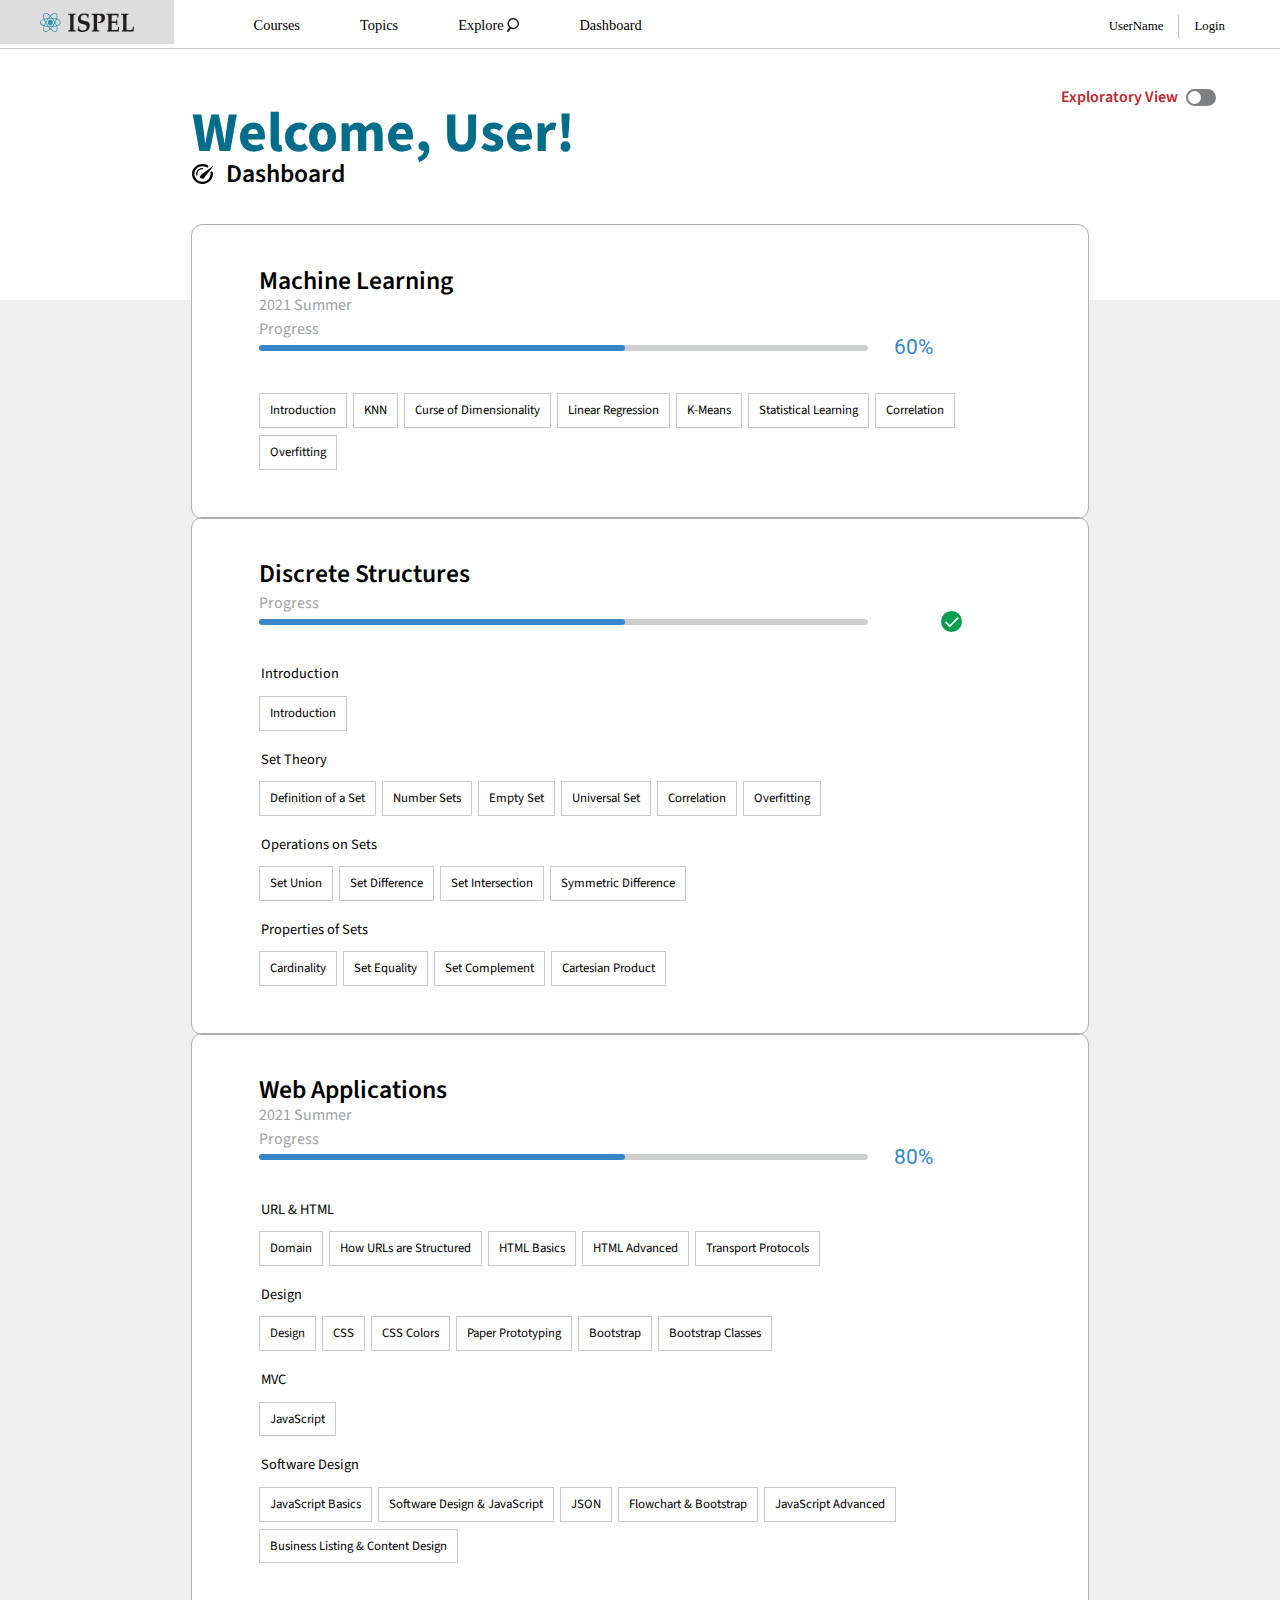
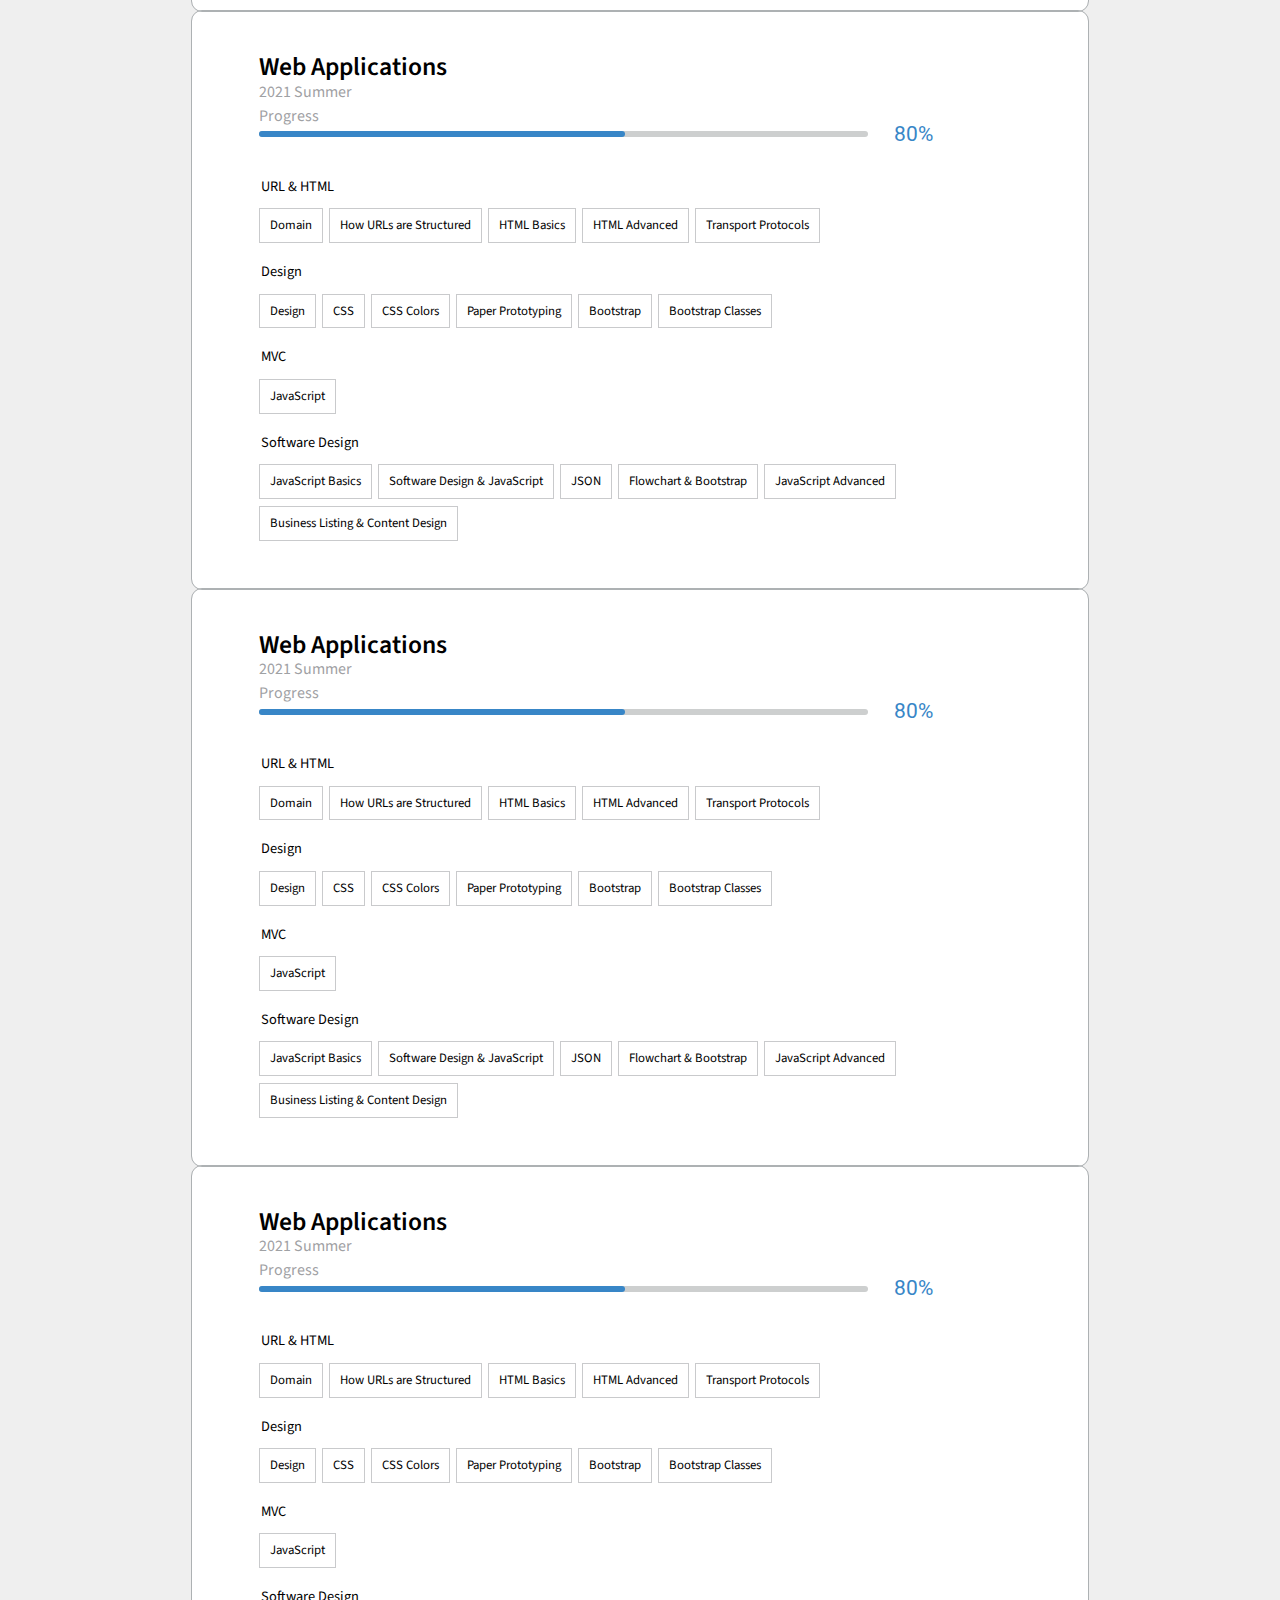
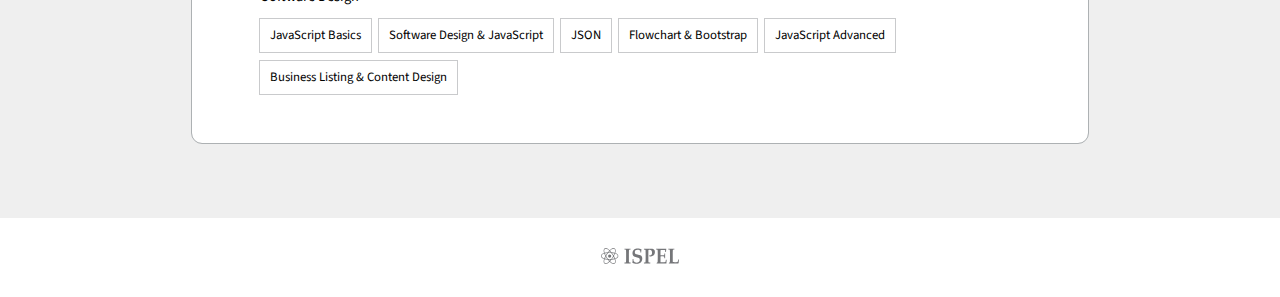
<file: index.html>
<!DOCTYPE html>
<html lang="en">
	<head>
		<meta charset="UTF-8">
		<link rel="preconnect" href="https://fonts.googleapis.com">
		<link rel="preconnect" href="https://fonts.gstatic.com" crossorigin>
		<meta name="viewport" content="width=device-width, initial-scale=1">
		<meta name="viewport" content="width=device-width, initial-scale=1.0">
		<title>Dashboard</title>
		<link rel="stylesheet" href="css/reset.css">
		<link rel="stylesheet" href="css/global_styles.css">
		<link rel="stylesheet" href="css/dashboard/dashboard_styles.css">
	</head>
	<body>

		<nav class="ispel_nav">
			<ul class="ispel_nav_left">
				<li class="ispel_nav_logo"><img src="graphics/ispel_logo.svg" alt="ISPEL Logo"/></li>
				<li class="ispel_nav_item"><a href="#">Courses</a></li>
				<li class="ispel_nav_item"><a href="#">Topics</a></li>
				<li class="ispel_nav_item">
					<a href="#">Explore</a>
					<img class="explore_icon" style="height: 1em" src="graphics/explore_icon.svg" alt="Explore Icon"/>
				</li>
				<li class="ispel_nav_item"><a href="#">Dashboard</a></li>
			</ul>
			<ul class="ispel_nav_right">
				<li class="ispel_nav_item">UserName</li>
				<li class="ispel_nav_item">Login</li>
			</ul>
		</nav>

		<div class="dashboard_main_container">
			<div class="dashboard_container_one">
				<div class="dashboard_exploratory_switch">
					Exploratory View
					<label class="toggle_switch">
					  <input type="checkbox">
					  <span class="slider round"></span>
					</label>
				</div>
				<h1 class="dashboard_title">Welcome, User!</h1>
				<div class="dashboard_subtitle">
					<img class="dashboard_icon" style="height: .8em" src="graphics/dashboard_icon.svg" alt="Dashboard Icon"/>
					Dashboard
				</div>
			</div>
			<div class="dashboard_container_two">

				<div class="dashboard_card_container section group">

					<div class="dashboard_card col span_1_of_3">
						<div class="dashboard_card_inner_container">
							<h3 class="dashboard_card_title">Machine Learning</h3>
							<h4 class="dashboard_card_subtitle">2021 Summer</h4>
							<!-- Progress Bar Goes Here -->
							<div class="dashboard_card_progress">
								<div class="dashboard_card_progress_title">Progress</div>
								<div class="dashboard_card_progress_bar">
									<div class="dashboard_card_progress_bar_inner"></div>
								</div>
								<div class="dashboard_card_progress_figure">60%</div>
							</div>
							<ul class="dashboard_card_topic_list">
								<ul class="dashboard_card_topic_sublist">
									<li class="dashboard_card_topic dashboard_card_topic_incomplete">Introduction</li>
									<li class="dashboard_card_topic dashboard_card_topic_incomplete">KNN</li>
									<li class="dashboard_card_topic dashboard_card_topic_incomplete">Curse of Dimensionality</li>
									<li class="dashboard_card_topic dashboard_card_topic_incomplete">Linear Regression</li>
									<li class="dashboard_card_topic dashboard_card_topic_incomplete">K-Means</li>
									<li class="dashboard_card_topic dashboard_card_topic_incomplete">Statistical Learning</li>
									<li class="dashboard_card_topic dashboard_card_topic_incomplete">Correlation</li>
									<li class="dashboard_card_topic dashboard_card_topic_incomplete">Overfitting</li>
								</ul>
							</ul>
						</div>
					</div>
					<div class="dashboard_card col span_1_of_3">
						<div class="dashboard_card_inner_container">
							<h3 class="dashboard_card_title">Discrete Structures</h3>
							<h4 class="dashboard_card_subtitle"></h4>
							<!-- Progress Bar Goes Here -->
							<div class="dashboard_card_progress">
								<div class="dashboard_card_progress_title">Progress</div>
								<div class="dashboard_card_progress_bar">
									<div class="dashboard_card_progress_bar_inner"></div>
								</div>
								<div class="dashboard_card_progress_figure">
									<img src="graphics/complete_checkmark.svg" style="height: 1em" alt="Complete Checkmark"/>
								</div>
							</div>
							<ul class="dashboard_card_topic_list">
								<h4 class="dashboard_topic_header">Introduction</h4>
								<ul class="dashboard_card_topic_sublist">
									<li class="dashboard_card_topic dashboard_card_topic_incomplete">Introduction</li>
								</ul>
								<h4 class="dashboard_topic_header">Set Theory</h4>
								<ul class="dashboard_card_topic_sublist">
									<li class="dashboard_card_topic dashboard_card_topic_incomplete">Definition of a Set</li>
									<li class="dashboard_card_topic dashboard_card_topic_incomplete">Number Sets</li>
									<li class="dashboard_card_topic dashboard_card_topic_incomplete">Empty Set</li>
									<li class="dashboard_card_topic dashboard_card_topic_incomplete">Universal Set</li>
									<li class="dashboard_card_topic dashboard_card_topic_incomplete">Correlation</li>
									<li class="dashboard_card_topic dashboard_card_topic_incomplete">Overfitting</li>
								</ul>
								<h4 class="dashboard_topic_header">Operations on Sets</h4>
								<ul class="dashboard_card_topic_sublist">
									<li class="dashboard_card_topic dashboard_card_topic_incomplete">Set Union</li>
									<li class="dashboard_card_topic dashboard_card_topic_incomplete">Set Difference</li>
									<li class="dashboard_card_topic dashboard_card_topic_incomplete">Set Intersection</li>
									<li class="dashboard_card_topic dashboard_card_topic_incomplete">Symmetric Difference</li>
								</ul>
								<h4 class="dashboard_topic_header">Properties of Sets</h4>
								<ul class="dashboard_card_topic_sublist">
									<li class="dashboard_card_topic dashboard_card_topic_incomplete">Cardinality</li>
									<li class="dashboard_card_topic dashboard_card_topic_incomplete">Set Equality</li>
									<li class="dashboard_card_topic dashboard_card_topic_incomplete">Set Complement</li>
									<li class="dashboard_card_topic dashboard_card_topic_incomplete">Cartesian Product</li>
								</ul>
							</ul>
						</div>
					</div>
					<div class="dashboard_card col span_1_of_3">
						<div class="dashboard_card_inner_container">
							<h3 class="dashboard_card_title">Web Applications</h3>
							<h4 class="dashboard_card_subtitle">2021 Summer</h4>
							<!-- Progress Bar Goes Here -->
							<div class="dashboard_card_progress">
								<div class="dashboard_card_progress_title">Progress</div>
								<div class="dashboard_card_progress_bar">
									<div class="dashboard_card_progress_bar_inner"></div>
								</div>
								<div class="dashboard_card_progress_figure">80%</div>
							</div>
							<ul class="dashboard_card_topic_list">
								<h4 class="dashboard_topic_header">URL & HTML</h4>
								<ul class="dashboard_card_topic_sublist">
									<li class="dashboard_card_topic dashboard_card_topic_incomplete">Domain</li>
									<li class="dashboard_card_topic dashboard_card_topic_incomplete">How URLs are Structured</li>
									<li class="dashboard_card_topic dashboard_card_topic_incomplete">HTML Basics</li>
									<li class="dashboard_card_topic dashboard_card_topic_incomplete">HTML Advanced</li>
									<li class="dashboard_card_topic dashboard_card_topic_incomplete">Transport Protocols</li>
								</ul>
								<h4 class="dashboard_topic_header">Design</h4>
								<ul class="dashboard_card_topic_sublist">
									<li class="dashboard_card_topic dashboard_card_topic_incomplete">Design</li>
									<li class="dashboard_card_topic dashboard_card_topic_incomplete">CSS</li>
									<li class="dashboard_card_topic dashboard_card_topic_incomplete">CSS Colors</li>
									<li class="dashboard_card_topic dashboard_card_topic_incomplete">Paper Prototyping</li>
									<li class="dashboard_card_topic dashboard_card_topic_incomplete">Bootstrap</li>
									<li class="dashboard_card_topic dashboard_card_topic_incomplete">Bootstrap Classes</li>
								</ul>
								<h4 class="dashboard_topic_header">MVC</h4>
								<ul class="dashboard_card_topic_sublist">
									<li class="dashboard_card_topic dashboard_card_topic_incomplete">JavaScript</li>
								</ul>
								<h4 class="dashboard_topic_header">Software Design</h4>
								<ul class="dashboard_card_topic_sublist">
									<li class="dashboard_card_topic dashboard_card_topic_incomplete">JavaScript Basics</li>
									<li class="dashboard_card_topic dashboard_card_topic_incomplete">Software Design & JavaScript</li>
									<li class="dashboard_card_topic dashboard_card_topic_incomplete">JSON</li>
									<li class="dashboard_card_topic dashboard_card_topic_incomplete">Flowchart & Bootstrap</li>
									<li class="dashboard_card_topic dashboard_card_topic_incomplete">JavaScript Advanced</li>
									<li class="dashboard_card_topic dashboard_card_topic_incomplete">Business Listing & Content Design</li>
								</ul>
							</ul>
						</div>
					</div>
					<div class="dashboard_card col span_1_of_3">
						<div class="dashboard_card_inner_container">
							<h3 class="dashboard_card_title">Web Applications</h3>
							<h4 class="dashboard_card_subtitle">2021 Summer</h4>
							<!-- Progress Bar Goes Here -->
							<div class="dashboard_card_progress">
								<div class="dashboard_card_progress_title">Progress</div>
								<div class="dashboard_card_progress_bar">
									<div class="dashboard_card_progress_bar_inner"></div>
								</div>
								<div class="dashboard_card_progress_figure">80%</div>
							</div>
							<ul class="dashboard_card_topic_list">
								<h4 class="dashboard_topic_header">URL & HTML</h4>
								<ul class="dashboard_card_topic_sublist">
									<li class="dashboard_card_topic dashboard_card_topic_incomplete">Domain</li>
									<li class="dashboard_card_topic dashboard_card_topic_incomplete">How URLs are Structured</li>
									<li class="dashboard_card_topic dashboard_card_topic_incomplete">HTML Basics</li>
									<li class="dashboard_card_topic dashboard_card_topic_incomplete">HTML Advanced</li>
									<li class="dashboard_card_topic dashboard_card_topic_incomplete">Transport Protocols</li>
								</ul>
								<h4 class="dashboard_topic_header">Design</h4>
								<ul class="dashboard_card_topic_sublist">
									<li class="dashboard_card_topic dashboard_card_topic_incomplete">Design</li>
									<li class="dashboard_card_topic dashboard_card_topic_incomplete">CSS</li>
									<li class="dashboard_card_topic dashboard_card_topic_incomplete">CSS Colors</li>
									<li class="dashboard_card_topic dashboard_card_topic_incomplete">Paper Prototyping</li>
									<li class="dashboard_card_topic dashboard_card_topic_incomplete">Bootstrap</li>
									<li class="dashboard_card_topic dashboard_card_topic_incomplete">Bootstrap Classes</li>
								</ul>
								<h4 class="dashboard_topic_header">MVC</h4>
								<ul class="dashboard_card_topic_sublist">
									<li class="dashboard_card_topic dashboard_card_topic_incomplete">JavaScript</li>
								</ul>
								<h4 class="dashboard_topic_header">Software Design</h4>
								<ul class="dashboard_card_topic_sublist">
									<li class="dashboard_card_topic dashboard_card_topic_incomplete">JavaScript Basics</li>
									<li class="dashboard_card_topic dashboard_card_topic_incomplete">Software Design & JavaScript</li>
									<li class="dashboard_card_topic dashboard_card_topic_incomplete">JSON</li>
									<li class="dashboard_card_topic dashboard_card_topic_incomplete">Flowchart & Bootstrap</li>
									<li class="dashboard_card_topic dashboard_card_topic_incomplete">JavaScript Advanced</li>
									<li class="dashboard_card_topic dashboard_card_topic_incomplete">Business Listing & Content Design</li>
								</ul>
							</ul>
						</div>
					</div>
					<div class="dashboard_card col span_1_of_3">
						<div class="dashboard_card_inner_container">
							<h3 class="dashboard_card_title">Web Applications</h3>
							<h4 class="dashboard_card_subtitle">2021 Summer</h4>
							<!-- Progress Bar Goes Here -->
							<div class="dashboard_card_progress">
								<div class="dashboard_card_progress_title">Progress</div>
								<div class="dashboard_card_progress_bar">
									<div class="dashboard_card_progress_bar_inner"></div>
								</div>
								<div class="dashboard_card_progress_figure">80%</div>
							</div>
							<ul class="dashboard_card_topic_list">
								<h4 class="dashboard_topic_header">URL & HTML</h4>
								<ul class="dashboard_card_topic_sublist">
									<li class="dashboard_card_topic dashboard_card_topic_incomplete">Domain</li>
									<li class="dashboard_card_topic dashboard_card_topic_incomplete">How URLs are Structured</li>
									<li class="dashboard_card_topic dashboard_card_topic_incomplete">HTML Basics</li>
									<li class="dashboard_card_topic dashboard_card_topic_incomplete">HTML Advanced</li>
									<li class="dashboard_card_topic dashboard_card_topic_incomplete">Transport Protocols</li>
								</ul>
								<h4 class="dashboard_topic_header">Design</h4>
								<ul class="dashboard_card_topic_sublist">
									<li class="dashboard_card_topic dashboard_card_topic_incomplete">Design</li>
									<li class="dashboard_card_topic dashboard_card_topic_incomplete">CSS</li>
									<li class="dashboard_card_topic dashboard_card_topic_incomplete">CSS Colors</li>
									<li class="dashboard_card_topic dashboard_card_topic_incomplete">Paper Prototyping</li>
									<li class="dashboard_card_topic dashboard_card_topic_incomplete">Bootstrap</li>
									<li class="dashboard_card_topic dashboard_card_topic_incomplete">Bootstrap Classes</li>
								</ul>
								<h4 class="dashboard_topic_header">MVC</h4>
								<ul class="dashboard_card_topic_sublist">
									<li class="dashboard_card_topic dashboard_card_topic_incomplete">JavaScript</li>
								</ul>
								<h4 class="dashboard_topic_header">Software Design</h4>
								<ul class="dashboard_card_topic_sublist">
									<li class="dashboard_card_topic dashboard_card_topic_incomplete">JavaScript Basics</li>
									<li class="dashboard_card_topic dashboard_card_topic_incomplete">Software Design & JavaScript</li>
									<li class="dashboard_card_topic dashboard_card_topic_incomplete">JSON</li>
									<li class="dashboard_card_topic dashboard_card_topic_incomplete">Flowchart & Bootstrap</li>
									<li class="dashboard_card_topic dashboard_card_topic_incomplete">JavaScript Advanced</li>
									<li class="dashboard_card_topic dashboard_card_topic_incomplete">Business Listing & Content Design</li>
								</ul>
							</ul>
						</div>
					</div>
					<div class="dashboard_card col span_1_of_3">
						<div class="dashboard_card_inner_container">
							<h3 class="dashboard_card_title">Web Applications</h3>
							<h4 class="dashboard_card_subtitle">2021 Summer</h4>
							<!-- Progress Bar Goes Here -->
							<div class="dashboard_card_progress">
								<div class="dashboard_card_progress_title">Progress</div>
								<div class="dashboard_card_progress_bar">
									<div class="dashboard_card_progress_bar_inner"></div>
								</div>
								<div class="dashboard_card_progress_figure">80%</div>
							</div>
							<ul class="dashboard_card_topic_list">
								<h4 class="dashboard_topic_header">URL & HTML</h4>
								<ul class="dashboard_card_topic_sublist">
									<li class="dashboard_card_topic dashboard_card_topic_incomplete">Domain</li>
									<li class="dashboard_card_topic dashboard_card_topic_incomplete">How URLs are Structured</li>
									<li class="dashboard_card_topic dashboard_card_topic_incomplete">HTML Basics</li>
									<li class="dashboard_card_topic dashboard_card_topic_incomplete">HTML Advanced</li>
									<li class="dashboard_card_topic dashboard_card_topic_incomplete">Transport Protocols</li>
								</ul>
								<h4 class="dashboard_topic_header">Design</h4>
								<ul class="dashboard_card_topic_sublist">
									<li class="dashboard_card_topic dashboard_card_topic_incomplete">Design</li>
									<li class="dashboard_card_topic dashboard_card_topic_incomplete">CSS</li>
									<li class="dashboard_card_topic dashboard_card_topic_incomplete">CSS Colors</li>
									<li class="dashboard_card_topic dashboard_card_topic_incomplete">Paper Prototyping</li>
									<li class="dashboard_card_topic dashboard_card_topic_incomplete">Bootstrap</li>
									<li class="dashboard_card_topic dashboard_card_topic_incomplete">Bootstrap Classes</li>
								</ul>
								<h4 class="dashboard_topic_header">MVC</h4>
								<ul class="dashboard_card_topic_sublist">
									<li class="dashboard_card_topic dashboard_card_topic_incomplete">JavaScript</li>
								</ul>
								<h4 class="dashboard_topic_header">Software Design</h4>
								<ul class="dashboard_card_topic_sublist">
									<li class="dashboard_card_topic dashboard_card_topic_incomplete">JavaScript Basics</li>
									<li class="dashboard_card_topic dashboard_card_topic_incomplete">Software Design & JavaScript</li>
									<li class="dashboard_card_topic dashboard_card_topic_incomplete">JSON</li>
									<li class="dashboard_card_topic dashboard_card_topic_incomplete">Flowchart & Bootstrap</li>
									<li class="dashboard_card_topic dashboard_card_topic_incomplete">JavaScript Advanced</li>
									<li class="dashboard_card_topic dashboard_card_topic_incomplete">Business Listing & Content Design</li>
								</ul>
							</ul>
						</div>
					</div>

				</div>

			</div>
		</div>

	<footer>
		<ul class="footer_list">
			<li><img src="graphics/ispel_logo_greyscale.svg" style="height: 1em" alt="ISPEL Logo"/></li>
		</ul>
	</footer>

	</body>
	<script src="https://cdnjs.cloudflare.com/ajax/libs/jquery/3.6.4/jquery.min.js"></script>
	<script src="./js/masonry.js"></script>
	<script src="./js/dashboard_scripts.js"></script>
</html>
</file>
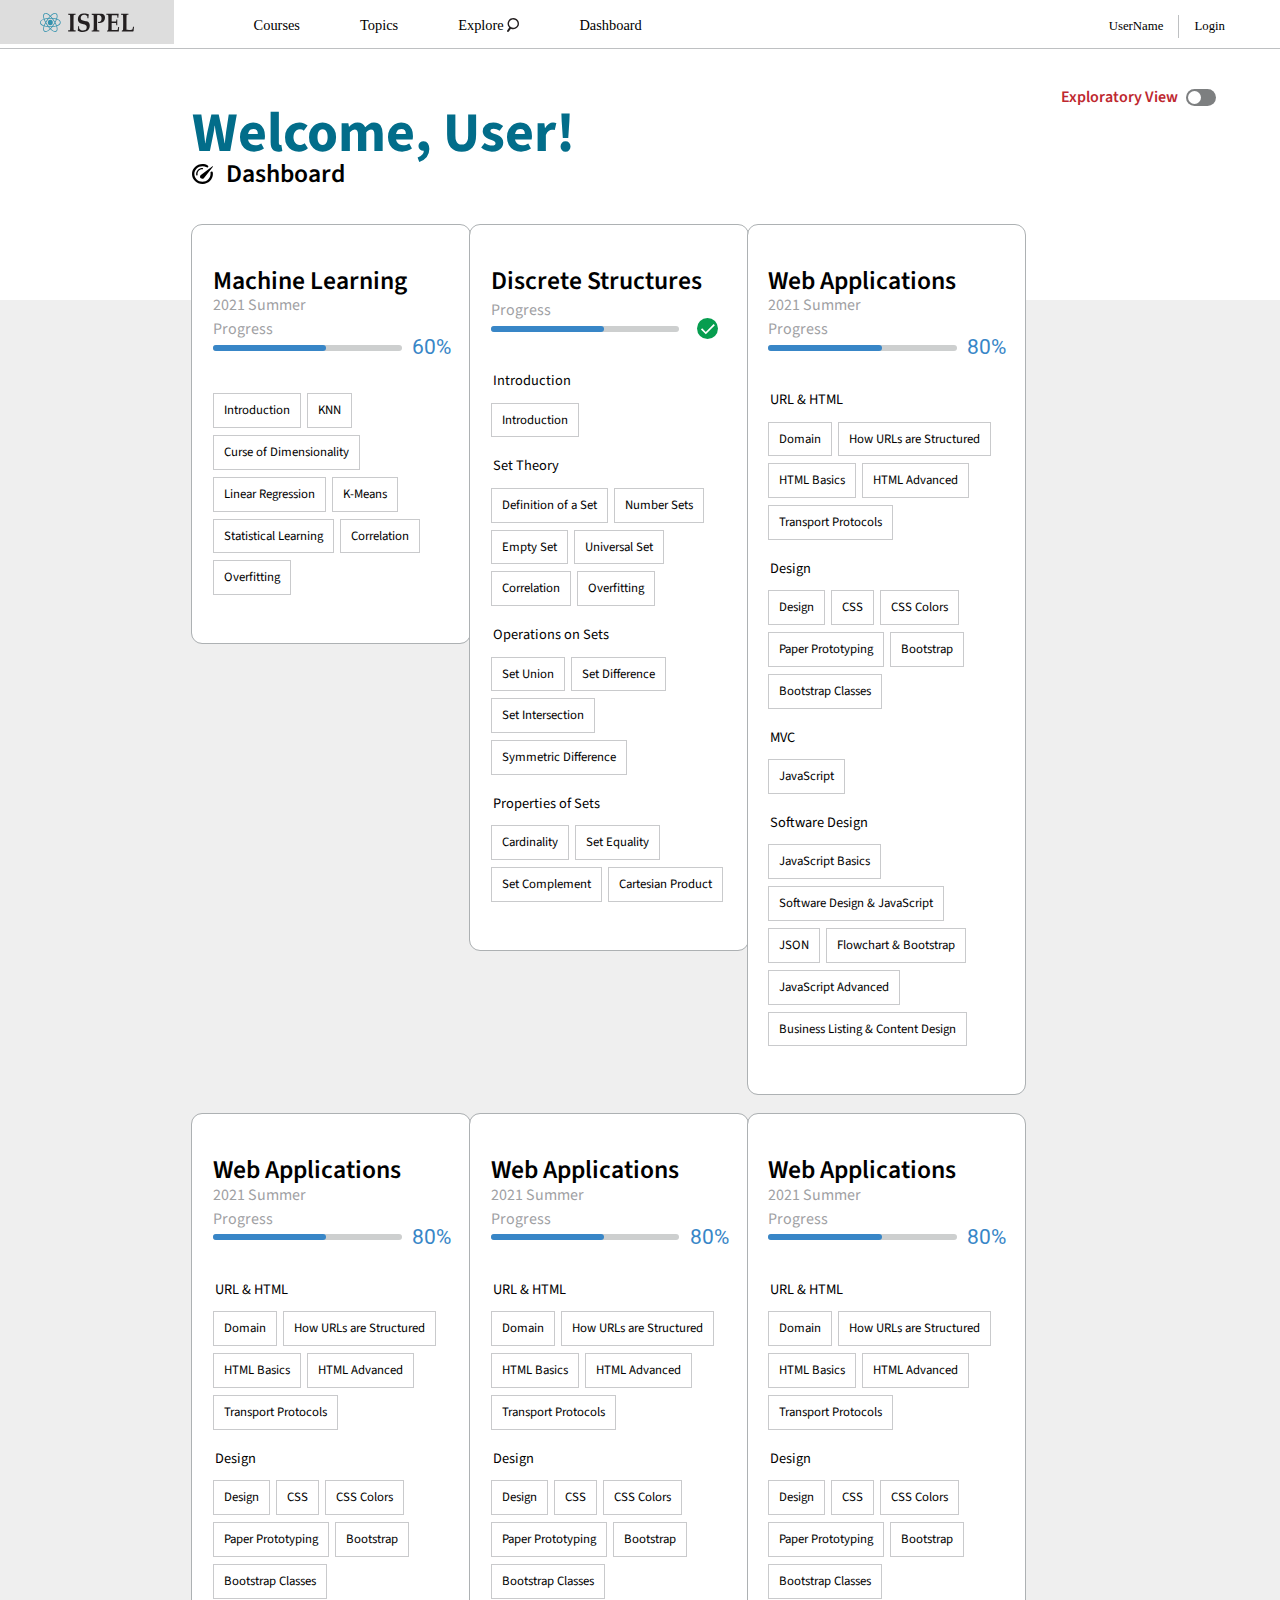
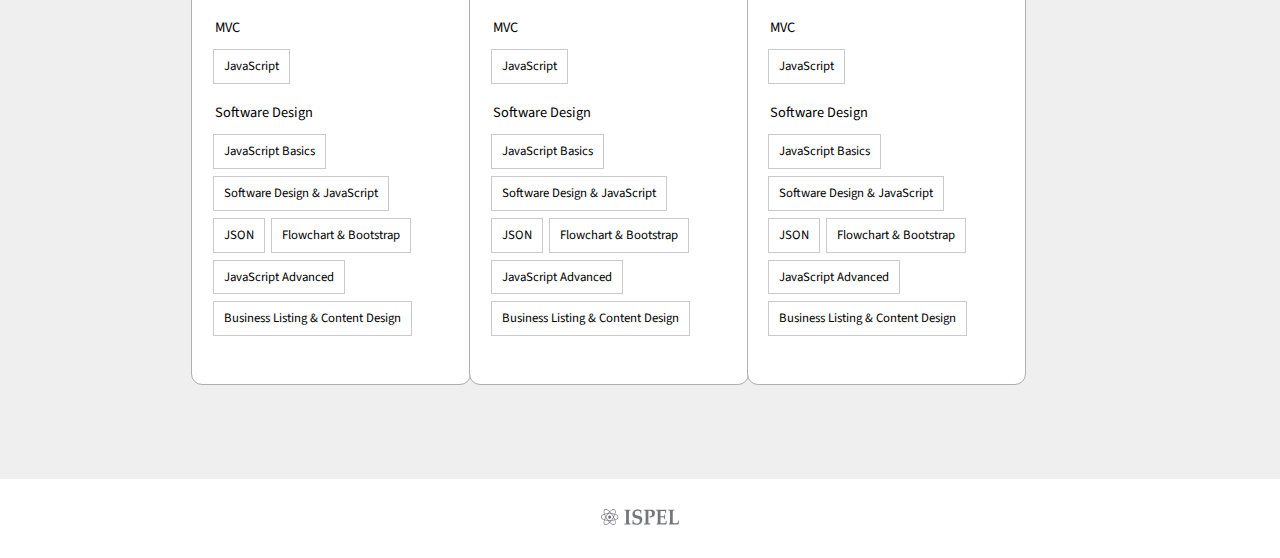
<file: dashboard.html>
<!DOCTYPE html>
<html lang="en">
	<head>
		<meta charset="UTF-8">
		<link rel="preconnect" href="https://fonts.googleapis.com">
		<link rel="preconnect" href="https://fonts.gstatic.com" crossorigin>
		<meta name="viewport" content="width=device-width, initial-scale=1">
		<meta name="viewport" content="width=device-width, initial-scale=1.0">
		<title>Dashboard</title>
		<link rel="stylesheet" href="css/reset.css">
		<link rel="stylesheet" href="css/global_styles.css">
		<link rel="stylesheet" href="css/dashboard/dashboard_styles.css">
	</head>
	<body>

		<nav class="ispel_nav">
			<ul class="ispel_nav_left">
				<li class="ispel_nav_logo"><img src="graphics/ispel_logo.svg" alt="ISPEL Logo"/></li>
				<li class="ispel_nav_item"><a href="#">Courses</a></li>
				<li class="ispel_nav_item"><a href="#">Topics</a></li>
				<li class="ispel_nav_item">
					<a href="#">Explore</a>
					<img class="explore_icon" style="height: 1em" src="graphics/explore_icon.svg" alt="Explore Icon"/>
				</li>
				<li class="ispel_nav_item"><a href="#">Dashboard</a></li>
			</ul>
			<ul class="ispel_nav_right">
				<li class="ispel_nav_item">UserName</li>
				<li class="ispel_nav_item">Login</li>
			</ul>
		</nav>

		<div class="dashboard_main_container">
			<div class="dashboard_container_one">
				<div class="dashboard_exploratory_switch">
					Exploratory View
					<label class="toggle_switch">
					  <input type="checkbox">
					  <span class="slider round"></span>
					</label>
				</div>
				<h1 class="dashboard_title">Welcome, User!</h1>
				<div class="dashboard_subtitle">
					<img class="dashboard_icon" style="height: .8em" src="graphics/dashboard_icon.svg" alt="Dashboard Icon"/>
					Dashboard
				</div>
			</div>
			<div class="dashboard_container_two">

				<div class="dashboard_card_container grid">

					<div class="grid-item dashboard_card">
						<div class="dashboard_card_inner_container">
							<h3 class="dashboard_card_title">Machine Learning</h3>
							<h4 class="dashboard_card_subtitle">2021 Summer</h4>
							<!-- Progress Bar Goes Here -->
							<div class="dashboard_card_progress">
								<div class="dashboard_card_progress_title">Progress</div>
								<div class="dashboard_card_progress_bar">
									<div class="dashboard_card_progress_bar_inner"></div>
								</div>
								<div class="dashboard_card_progress_figure">60%</div>
							</div>
							<ul class="dashboard_card_topic_list">
								<ul class="dashboard_card_topic_sublist">
									<li class="dashboard_card_topic dashboard_card_topic_incomplete">Introduction</li>
									<li class="dashboard_card_topic dashboard_card_topic_incomplete">KNN</li>
									<li class="dashboard_card_topic dashboard_card_topic_incomplete">Curse of Dimensionality</li>
									<li class="dashboard_card_topic dashboard_card_topic_incomplete">Linear Regression</li>
									<li class="dashboard_card_topic dashboard_card_topic_incomplete">K-Means</li>
									<li class="dashboard_card_topic dashboard_card_topic_incomplete">Statistical Learning</li>
									<li class="dashboard_card_topic dashboard_card_topic_incomplete">Correlation</li>
									<li class="dashboard_card_topic dashboard_card_topic_incomplete">Overfitting</li>
								</ul>
							</ul>
						</div>
					</div>
					<div class="grid-item dashboard_card">
						<div class="dashboard_card_inner_container">
							<h3 class="dashboard_card_title">Discrete Structures</h3>
							<h4 class="dashboard_card_subtitle"></h4>
							<!-- Progress Bar Goes Here -->
							<div class="dashboard_card_progress">
								<div class="dashboard_card_progress_title">Progress</div>
								<div class="dashboard_card_progress_bar">
									<div class="dashboard_card_progress_bar_inner"></div>
								</div>
								<div class="dashboard_card_progress_figure">
									<img src="graphics/complete_checkmark.svg" style="height: 1em" alt="Complete Checkmark"/>
								</div>
							</div>
							<ul class="dashboard_card_topic_list">
								<h4 class="dashboard_topic_header">Introduction</h4>
								<ul class="dashboard_card_topic_sublist">
									<li class="dashboard_card_topic dashboard_card_topic_incomplete">Introduction</li>
								</ul>
								<h4 class="dashboard_topic_header">Set Theory</h4>
								<ul class="dashboard_card_topic_sublist">
									<li class="dashboard_card_topic dashboard_card_topic_incomplete">Definition of a Set</li>
									<li class="dashboard_card_topic dashboard_card_topic_incomplete">Number Sets</li>
									<li class="dashboard_card_topic dashboard_card_topic_incomplete">Empty Set</li>
									<li class="dashboard_card_topic dashboard_card_topic_incomplete">Universal Set</li>
									<li class="dashboard_card_topic dashboard_card_topic_incomplete">Correlation</li>
									<li class="dashboard_card_topic dashboard_card_topic_incomplete">Overfitting</li>
								</ul>
								<h4 class="dashboard_topic_header">Operations on Sets</h4>
								<ul class="dashboard_card_topic_sublist">
									<li class="dashboard_card_topic dashboard_card_topic_incomplete">Set Union</li>
									<li class="dashboard_card_topic dashboard_card_topic_incomplete">Set Difference</li>
									<li class="dashboard_card_topic dashboard_card_topic_incomplete">Set Intersection</li>
									<li class="dashboard_card_topic dashboard_card_topic_incomplete">Symmetric Difference</li>
								</ul>
								<h4 class="dashboard_topic_header">Properties of Sets</h4>
								<ul class="dashboard_card_topic_sublist">
									<li class="dashboard_card_topic dashboard_card_topic_incomplete">Cardinality</li>
									<li class="dashboard_card_topic dashboard_card_topic_incomplete">Set Equality</li>
									<li class="dashboard_card_topic dashboard_card_topic_incomplete">Set Complement</li>
									<li class="dashboard_card_topic dashboard_card_topic_incomplete">Cartesian Product</li>
								</ul>
							</ul>
						</div>
					</div>
					<div class="grid-item dashboard_card">
						<div class="dashboard_card_inner_container">
							<h3 class="dashboard_card_title">Web Applications</h3>
							<h4 class="dashboard_card_subtitle">2021 Summer</h4>
							<!-- Progress Bar Goes Here -->
							<div class="dashboard_card_progress">
								<div class="dashboard_card_progress_title">Progress</div>
								<div class="dashboard_card_progress_bar">
									<div class="dashboard_card_progress_bar_inner"></div>
								</div>
								<div class="dashboard_card_progress_figure">80%</div>
							</div>
							<ul class="dashboard_card_topic_list">
								<h4 class="dashboard_topic_header">URL & HTML</h4>
								<ul class="dashboard_card_topic_sublist">
									<li class="dashboard_card_topic dashboard_card_topic_incomplete">Domain</li>
									<li class="dashboard_card_topic dashboard_card_topic_incomplete">How URLs are Structured</li>
									<li class="dashboard_card_topic dashboard_card_topic_incomplete">HTML Basics</li>
									<li class="dashboard_card_topic dashboard_card_topic_incomplete">HTML Advanced</li>
									<li class="dashboard_card_topic dashboard_card_topic_incomplete">Transport Protocols</li>
								</ul>
								<h4 class="dashboard_topic_header">Design</h4>
								<ul class="dashboard_card_topic_sublist">
									<li class="dashboard_card_topic dashboard_card_topic_incomplete">Design</li>
									<li class="dashboard_card_topic dashboard_card_topic_incomplete">CSS</li>
									<li class="dashboard_card_topic dashboard_card_topic_incomplete">CSS Colors</li>
									<li class="dashboard_card_topic dashboard_card_topic_incomplete">Paper Prototyping</li>
									<li class="dashboard_card_topic dashboard_card_topic_incomplete">Bootstrap</li>
									<li class="dashboard_card_topic dashboard_card_topic_incomplete">Bootstrap Classes</li>
								</ul>
								<h4 class="dashboard_topic_header">MVC</h4>
								<ul class="dashboard_card_topic_sublist">
									<li class="dashboard_card_topic dashboard_card_topic_incomplete">JavaScript</li>
								</ul>
								<h4 class="dashboard_topic_header">Software Design</h4>
								<ul class="dashboard_card_topic_sublist">
									<li class="dashboard_card_topic dashboard_card_topic_incomplete">JavaScript Basics</li>
									<li class="dashboard_card_topic dashboard_card_topic_incomplete">Software Design & JavaScript</li>
									<li class="dashboard_card_topic dashboard_card_topic_incomplete">JSON</li>
									<li class="dashboard_card_topic dashboard_card_topic_incomplete">Flowchart & Bootstrap</li>
									<li class="dashboard_card_topic dashboard_card_topic_incomplete">JavaScript Advanced</li>
									<li class="dashboard_card_topic dashboard_card_topic_incomplete">Business Listing & Content Design</li>
								</ul>
							</ul>
						</div>
					</div>
					<div class="grid-item dashboard_card">
						<div class="dashboard_card_inner_container">
							<h3 class="dashboard_card_title">Web Applications</h3>
							<h4 class="dashboard_card_subtitle">2021 Summer</h4>
							<!-- Progress Bar Goes Here -->
							<div class="dashboard_card_progress">
								<div class="dashboard_card_progress_title">Progress</div>
								<div class="dashboard_card_progress_bar">
									<div class="dashboard_card_progress_bar_inner"></div>
								</div>
								<div class="dashboard_card_progress_figure">80%</div>
							</div>
							<ul class="dashboard_card_topic_list">
								<h4 class="dashboard_topic_header">URL & HTML</h4>
								<ul class="dashboard_card_topic_sublist">
									<li class="dashboard_card_topic dashboard_card_topic_incomplete">Domain</li>
									<li class="dashboard_card_topic dashboard_card_topic_incomplete">How URLs are Structured</li>
									<li class="dashboard_card_topic dashboard_card_topic_incomplete">HTML Basics</li>
									<li class="dashboard_card_topic dashboard_card_topic_incomplete">HTML Advanced</li>
									<li class="dashboard_card_topic dashboard_card_topic_incomplete">Transport Protocols</li>
								</ul>
								<h4 class="dashboard_topic_header">Design</h4>
								<ul class="dashboard_card_topic_sublist">
									<li class="dashboard_card_topic dashboard_card_topic_incomplete">Design</li>
									<li class="dashboard_card_topic dashboard_card_topic_incomplete">CSS</li>
									<li class="dashboard_card_topic dashboard_card_topic_incomplete">CSS Colors</li>
									<li class="dashboard_card_topic dashboard_card_topic_incomplete">Paper Prototyping</li>
									<li class="dashboard_card_topic dashboard_card_topic_incomplete">Bootstrap</li>
									<li class="dashboard_card_topic dashboard_card_topic_incomplete">Bootstrap Classes</li>
								</ul>
								<h4 class="dashboard_topic_header">MVC</h4>
								<ul class="dashboard_card_topic_sublist">
									<li class="dashboard_card_topic dashboard_card_topic_incomplete">JavaScript</li>
								</ul>
								<h4 class="dashboard_topic_header">Software Design</h4>
								<ul class="dashboard_card_topic_sublist">
									<li class="dashboard_card_topic dashboard_card_topic_incomplete">JavaScript Basics</li>
									<li class="dashboard_card_topic dashboard_card_topic_incomplete">Software Design & JavaScript</li>
									<li class="dashboard_card_topic dashboard_card_topic_incomplete">JSON</li>
									<li class="dashboard_card_topic dashboard_card_topic_incomplete">Flowchart & Bootstrap</li>
									<li class="dashboard_card_topic dashboard_card_topic_incomplete">JavaScript Advanced</li>
									<li class="dashboard_card_topic dashboard_card_topic_incomplete">Business Listing & Content Design</li>
								</ul>
							</ul>
						</div>
					</div>
					<div class="grid-item dashboard_card">
						<div class="dashboard_card_inner_container">
							<h3 class="dashboard_card_title">Web Applications</h3>
							<h4 class="dashboard_card_subtitle">2021 Summer</h4>
							<!-- Progress Bar Goes Here -->
							<div class="dashboard_card_progress">
								<div class="dashboard_card_progress_title">Progress</div>
								<div class="dashboard_card_progress_bar">
									<div class="dashboard_card_progress_bar_inner"></div>
								</div>
								<div class="dashboard_card_progress_figure">80%</div>
							</div>
							<ul class="dashboard_card_topic_list">
								<h4 class="dashboard_topic_header">URL & HTML</h4>
								<ul class="dashboard_card_topic_sublist">
									<li class="dashboard_card_topic dashboard_card_topic_incomplete">Domain</li>
									<li class="dashboard_card_topic dashboard_card_topic_incomplete">How URLs are Structured</li>
									<li class="dashboard_card_topic dashboard_card_topic_incomplete">HTML Basics</li>
									<li class="dashboard_card_topic dashboard_card_topic_incomplete">HTML Advanced</li>
									<li class="dashboard_card_topic dashboard_card_topic_incomplete">Transport Protocols</li>
								</ul>
								<h4 class="dashboard_topic_header">Design</h4>
								<ul class="dashboard_card_topic_sublist">
									<li class="dashboard_card_topic dashboard_card_topic_incomplete">Design</li>
									<li class="dashboard_card_topic dashboard_card_topic_incomplete">CSS</li>
									<li class="dashboard_card_topic dashboard_card_topic_incomplete">CSS Colors</li>
									<li class="dashboard_card_topic dashboard_card_topic_incomplete">Paper Prototyping</li>
									<li class="dashboard_card_topic dashboard_card_topic_incomplete">Bootstrap</li>
									<li class="dashboard_card_topic dashboard_card_topic_incomplete">Bootstrap Classes</li>
								</ul>
								<h4 class="dashboard_topic_header">MVC</h4>
								<ul class="dashboard_card_topic_sublist">
									<li class="dashboard_card_topic dashboard_card_topic_incomplete">JavaScript</li>
								</ul>
								<h4 class="dashboard_topic_header">Software Design</h4>
								<ul class="dashboard_card_topic_sublist">
									<li class="dashboard_card_topic dashboard_card_topic_incomplete">JavaScript Basics</li>
									<li class="dashboard_card_topic dashboard_card_topic_incomplete">Software Design & JavaScript</li>
									<li class="dashboard_card_topic dashboard_card_topic_incomplete">JSON</li>
									<li class="dashboard_card_topic dashboard_card_topic_incomplete">Flowchart & Bootstrap</li>
									<li class="dashboard_card_topic dashboard_card_topic_incomplete">JavaScript Advanced</li>
									<li class="dashboard_card_topic dashboard_card_topic_incomplete">Business Listing & Content Design</li>
								</ul>
							</ul>
						</div>
					</div>
					<div class="grid-item dashboard_card">
						<div class="dashboard_card_inner_container">
							<h3 class="dashboard_card_title">Web Applications</h3>
							<h4 class="dashboard_card_subtitle">2021 Summer</h4>
							<!-- Progress Bar Goes Here -->
							<div class="dashboard_card_progress">
								<div class="dashboard_card_progress_title">Progress</div>
								<div class="dashboard_card_progress_bar">
									<div class="dashboard_card_progress_bar_inner"></div>
								</div>
								<div class="dashboard_card_progress_figure">80%</div>
							</div>
							<ul class="dashboard_card_topic_list">
								<h4 class="dashboard_topic_header">URL & HTML</h4>
								<ul class="dashboard_card_topic_sublist">
									<li class="dashboard_card_topic dashboard_card_topic_incomplete">Domain</li>
									<li class="dashboard_card_topic dashboard_card_topic_incomplete">How URLs are Structured</li>
									<li class="dashboard_card_topic dashboard_card_topic_incomplete">HTML Basics</li>
									<li class="dashboard_card_topic dashboard_card_topic_incomplete">HTML Advanced</li>
									<li class="dashboard_card_topic dashboard_card_topic_incomplete">Transport Protocols</li>
								</ul>
								<h4 class="dashboard_topic_header">Design</h4>
								<ul class="dashboard_card_topic_sublist">
									<li class="dashboard_card_topic dashboard_card_topic_incomplete">Design</li>
									<li class="dashboard_card_topic dashboard_card_topic_incomplete">CSS</li>
									<li class="dashboard_card_topic dashboard_card_topic_incomplete">CSS Colors</li>
									<li class="dashboard_card_topic dashboard_card_topic_incomplete">Paper Prototyping</li>
									<li class="dashboard_card_topic dashboard_card_topic_incomplete">Bootstrap</li>
									<li class="dashboard_card_topic dashboard_card_topic_incomplete">Bootstrap Classes</li>
								</ul>
								<h4 class="dashboard_topic_header">MVC</h4>
								<ul class="dashboard_card_topic_sublist">
									<li class="dashboard_card_topic dashboard_card_topic_incomplete">JavaScript</li>
								</ul>
								<h4 class="dashboard_topic_header">Software Design</h4>
								<ul class="dashboard_card_topic_sublist">
									<li class="dashboard_card_topic dashboard_card_topic_incomplete">JavaScript Basics</li>
									<li class="dashboard_card_topic dashboard_card_topic_incomplete">Software Design & JavaScript</li>
									<li class="dashboard_card_topic dashboard_card_topic_incomplete">JSON</li>
									<li class="dashboard_card_topic dashboard_card_topic_incomplete">Flowchart & Bootstrap</li>
									<li class="dashboard_card_topic dashboard_card_topic_incomplete">JavaScript Advanced</li>
									<li class="dashboard_card_topic dashboard_card_topic_incomplete">Business Listing & Content Design</li>
								</ul>
							</ul>
						</div>
					</div>

				</div>

			</div>
		</div>

	<footer>
		<ul class="footer_list">
			<li><img src="graphics/ispel_logo_greyscale.svg" style="height: 1em" alt="ISPEL Logo"/></li>
		</ul>
	</footer>

	</body>
	<script
	  src="https://code.jquery.com/jquery-3.6.4.min.js"
	  integrity="sha256-oP6HI9z1XaZNBrJURtCoUT5SUnxFr8s3BzRl+cbzUq8="
	  crossorigin="anonymous">
	</script>
	<script src="./js/masonry.js"></script>
	<script src="./js/dashboard_scripts.js"></script>
</html>
</file>
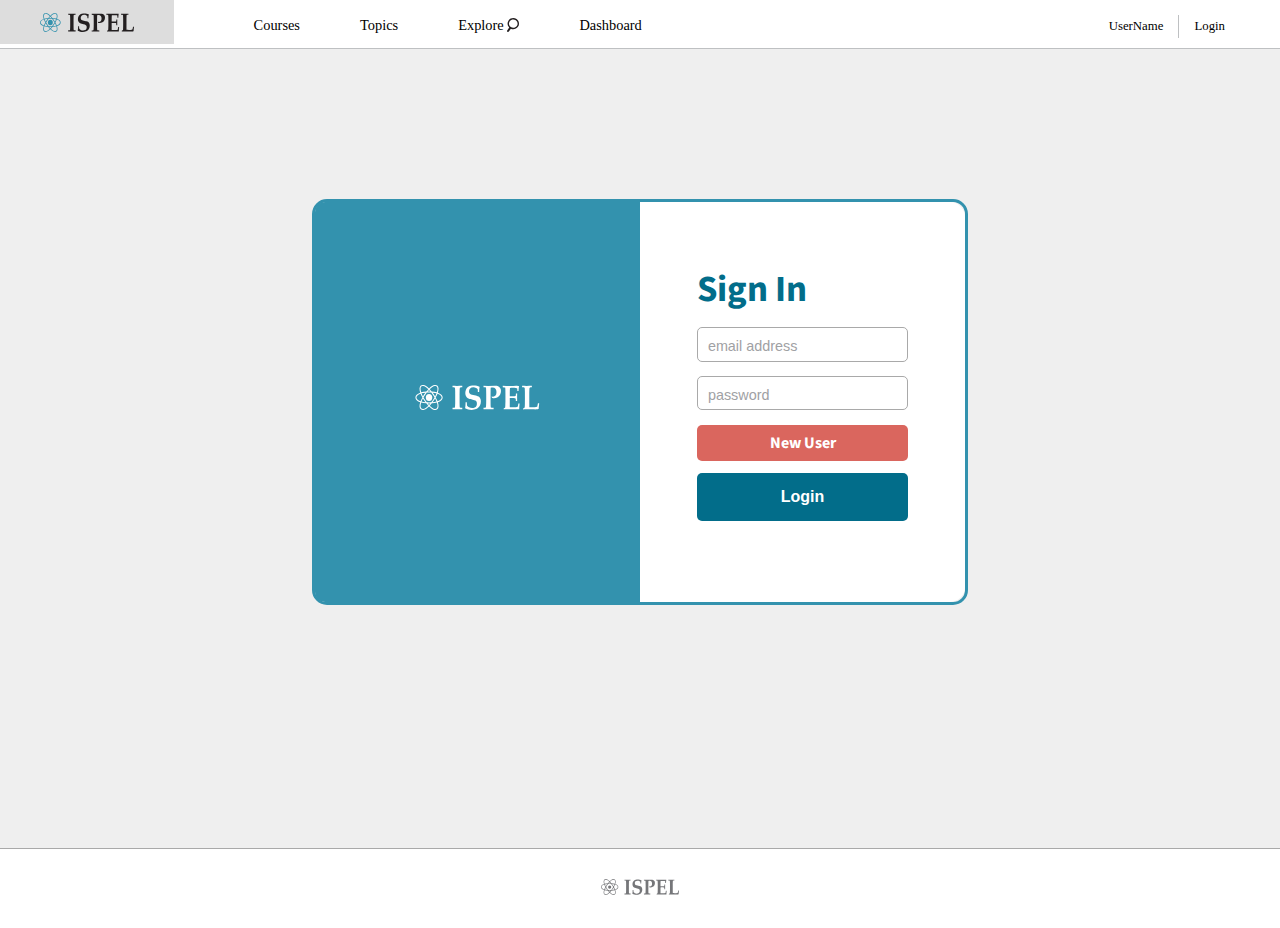
<file: login.html>
<!doctype html>
<html lang="en">
    <head>
        <meta charset="UTF-8">
        <link rel="preconnect" href="https://fonts.googleapis.com">
        <link rel="preconnect" href="https://fonts.gstatic.com" crossorigin>
        <meta name="viewport" content="width=device-width, initial-scale=1">
        <meta name="viewport" content="width=device-width, initial-scale=1.0">
        <link rel="stylesheet" href="css/reset.css">
        <link rel="stylesheet" href="css/global_styles.css">
        <link rel="stylesheet" href="css/login/login_styles.css">
        <title>Login</title>
    </head>
    <body>

    <nav class="ispel_nav">
			<ul class="ispel_nav_left">
				<li class="ispel_nav_logo"><img src="graphics/ispel_logo.svg" alt="ISPEL Logo"/></li>
				<li class="ispel_nav_item"><a href="#">Courses</a></li>
				<li class="ispel_nav_item"><a href="#">Topics</a></li>
				<li class="ispel_nav_item">
					<a href="#">Explore</a>
					<img class="explore_icon" style="height: 1em" src="graphics/explore_icon.svg" alt="Explore Icon"/>
				</li>
				<li class="ispel_nav_item"><a href="#">Dashboard</a></li>
			</ul>
			<ul class="ispel_nav_right">
				<li class="ispel_nav_item">UserName</li>
				<li class="ispel_nav_item">Login</li>
			</ul>
		</nav>

	<div class="login_main_container">

		<div class="login_box">
			<div class="login_box_left">
				<img class="login_box_left_ispel_logo" src="graphics/ispel_logo_white.svg" alt="ISPEL Logo"/>
			</div>
			<div class="login_box_right">
				<div class="login_box_right_inner">
					<h2>Sign In</h2>
					<input type="text" alt="" placeholder="email address">
					<input type="text" alt="" placeholder="password">
					<a class="login_new_user_button" href="#">New User</a>
					<button type="submit">Login</button>
				</div>
			</div>
		</div>

	</div>

	<footer>
		<ul class="footer_list">
			<li><img src="graphics/ispel_logo_greyscale.svg" style="height: 1em" alt="ISPEL Logo"/></li>
		</ul>
	</footer>

    </body>
</html>
</file>
<file: css/global_styles.css>
@import url("https://fonts.googleapis.com/css2?family=Source+Sans+3:wght@400;600;700&display=swap");
html {
  font-family: "Source Sans 3", sans-serif;
}

/*# sourceMappingURL=global_styles.css.map */
</file>
<file: css/dashboard/dashboard_styles.css>
/* variables for adding borders globally. Use for testing purposes */ /* Navigation */
/* Variables for adding borders globally. Use for testing purposes */
/* Navigation Fonts */
@import url("https://fonts.cdnfonts.com/css/palatino-linotype"); /* Palatino Linotype https://www.cdnfonts.com/palatino-linotype.font */
/* General styles---------------- */
@import url("https://fonts.googleapis.com/css2?family=Roboto:wght@500&family=Source+Sans+3:wght@400;600;700&display=swap");
.ispel_nav {
  font-family: "Palatino Linotype", Palatino, Georgia, serif;
  overflow: hidden;
  border-bottom: solid thin #BEC0C2;
}

.ispel_nav li {
  float: left;
  display: block;
  color: black;
  text-align: center;
  text-decoration: none;
}

/* Left Nav Bar--------------------- */
.ispel_nav_left {
  font-size: 0.9em;
  /* Right margin on ispel logo */
}
.ispel_nav_left .ispel_nav_item {
  padding: 18px 30px 15px 30px;
}
.ispel_nav_left li:first-child {
  margin-right: 50px;
}

/* Right Nav Bar----------------------- */
.ispel_nav_logo {
  width: 6.5em;
  padding: 13px 40px 10px 40px;
}

.ispel_nav_right {
  font-size: 0.8em;
  float: right;
  margin-right: 40px;
}
.ispel_nav_right .ispel_nav_item {
  align-content: center;
  padding: 5px 15px 5px 15px;
  margin: 15px 0 10px 0;
}
.ispel_nav_right .ispel_nav_item:first-child {
  border-right: solid thin #BEC0C2;
}

/* Specificities----------------- */
.explore_icon {
  position: relative;
  margin-top: -4px;
  top: 2px;
  left: 0;
}

.ispel_nav li:hover {
  background-color: #ddd;
  color: black;
}

footer {
  text-align: center;
}

.footer_list {
  margin: 30px auto;
}

.toggle_switch {
  position: relative;
  display: inline-block;
  width: 30px;
  height: 17px;
}

.toggle_switch input {
  opacity: 0;
  width: 0;
  height: 0;
}

.slider {
  position: absolute;
  cursor: pointer;
  top: 0;
  left: 0;
  right: 0;
  bottom: 0;
  background-color: #7d7f80;
  -webkit-transition: 0.2s;
  transition: 0.2s;
}

.slider:before {
  position: absolute;
  content: "";
  height: 13px;
  width: 13px;
  left: 2px;
  bottom: 2px;
  background-color: white;
  -webkit-transition: 0.2s;
  transition: 0.2s;
}

input:checked + .slider {
  background-color: #7d7f80;
}

input:focus + .slider {
  box-shadow: 0 0 1px #7d7f80;
}

input:checked + .slider:before {
  -webkit-transform: translateX(13px);
  -ms-transform: translateX(13px);
  transform: translateX(13px);
}

/* Rounded sliders */
.slider.round {
  border-radius: 17px;
}

.slider.round:before {
  border-radius: 50%;
}

.dashboard_card {
  border: solid thin solid thin #adb1b3;
}

.dashboard_card {
  outline: solid thin #adb1b3;
  border-radius: 10px;
  background-color: white;
  padding-top: 20px;
  padding-bottom: 10px;
}
.dashboard_card .dashboard_card_inner_container {
  width: 85%;
  margin: 0 auto;
  padding-top: 1.5em;
  padding-bottom: 1em;
}
.dashboard_card .dashboard_card_inner_container .dashboard_card_title {
  font-size: 1.6em;
  font-weight: 600;
  margin-bottom: 3px;
}
.dashboard_card .dashboard_card_inner_container .dashboard_card_subtitle {
  font-size: 1em;
  color: #9fa1a4;
  margin-bottom: 8px;
}
.dashboard_card .dashboard_card_inner_container .dashboard_card_progress {
  width: 100%;
  height: 2em;
  margin: 0;
  margin-top: 5px;
  margin-bottom: 2.5em;
}
.dashboard_card .dashboard_card_inner_container .dashboard_card_progress .dashboard_card_progress_title {
  font-size: 1em;
  color: #9fa1a4;
}
.dashboard_card .dashboard_card_inner_container .dashboard_card_progress .dashboard_card_progress_bar {
  display: inline-block;
  vertical-align: middle;
  width: 80%;
  height: 6px;
  margin-right: 3%;
  background-color: #cdcfcf;
  border-radius: 10px;
}
.dashboard_card .dashboard_card_inner_container .dashboard_card_progress .dashboard_card_progress_bar .dashboard_card_progress_bar_inner {
  width: 60%;
  height: 100%;
  background-color: #3886c7;
  float: left;
  border-radius: 10px;
}
.dashboard_card .dashboard_card_inner_container .dashboard_card_progress .dashboard_card_progress_figure {
  display: inline-block;
  align-content: center;
  width: 15%;
  vertical-align: middle;
  font-family: "Roboto", sans-serif;
  font-size: 1.3em;
  color: #3886c7;
}
.dashboard_card .dashboard_card_inner_container .dashboard_card_progress .dashboard_card_progress_figure img {
  display: block;
  margin: 0 auto;
}
.dashboard_card .dashboard_card_inner_container .dashboard_card_topic_list {
  width: 100%;
}
.dashboard_card .dashboard_card_inner_container .dashboard_card_topic_list .dashboard_topic_header {
  font-size: 0.9em;
  margin-bottom: 14px;
  margin-left: 2px;
}
.dashboard_card .dashboard_card_inner_container .dashboard_card_topic_list .dashboard_card_topic_sublist {
  width: 100%;
  margin-bottom: 15px;
}
.dashboard_card .dashboard_card_inner_container .dashboard_card_topic_list .dashboard_card_topic_sublist .dashboard_card_topic {
  display: inline-block;
  font-size: 0.8em;
  padding: 10px 10px;
  margin-bottom: 7px;
  margin-right: 3px;
}
.dashboard_card .dashboard_card_inner_container .dashboard_card_topic_list .dashboard_card_topic_sublist .dashboard_card_topic_completed {
  background-color: #d9e6f0;
}
.dashboard_card .dashboard_card_inner_container .dashboard_card_topic_list .dashboard_card_topic_sublist .dashboard_card_topic_incomplete {
  background-color: white;
  border: solid thin #c9cacc;
}
.dashboard_card .dashboard_card_inner_container .dashboard_card_topic_list .dashboard_card_topic_sublist .dashboard_card_topic_incomplete:hover {
  border: solid thin #64666c;
}

.grid, .grid-item {
  box-sizing: border-box;
}

/* ---- grid ---- */
.grid {
  width: 100%;
}

/* clearfix */
.grid:after {
  content: "";
  display: block;
  clear: both;
}

/* ---- grid-item ---- */
.grid-item {
  width: 31%;
  float: left;
  background: white;
  border-radius: 10px;
  /* vertical gutter */
  margin-bottom: 20px;
}

body {
  margin: 0;
  min-width: 1000px;
}

.dashboard_main_container {
  width: 100%;
  border: none thin red;
}

.dashboard_container_one {
  width: 100%;
  border: none thin red;
  padding: 2.5em 0 7em 0;
}
.dashboard_container_one .dashboard_exploratory_switch {
  font-weight: 600;
  color: #be282f;
  width: 90%;
  margin: 0 auto;
  border: none thin red;
  text-align: right;
}
.dashboard_container_one .dashboard_exploratory_switch .toggle_switch {
  margin-left: 5px;
}
.dashboard_container_one .dashboard_title {
  font-size: 3.5em;
  font-weight: 700;
  color: #026D8A;
  width: 70%;
  margin: 0 auto;
  border: none thin red;
}
.dashboard_container_one .dashboard_subtitle {
  font-size: 1.6em;
  font-weight: 600;
  width: 70%;
  margin: 0 auto;
  border: none thin red;
}
.dashboard_container_one .dashboard_subtitle .dashboard_icon {
  position: relative;
  top: 2px;
  margin-right: 8px;
}

.dashboard_container_two {
  width: 100%;
  background-color: #efefef;
}
.dashboard_container_two .dashboard_card_container {
  width: 70%;
  margin: 0 auto;
  position: relative;
  top: -4.7em;
}

/*# sourceMappingURL=dashboard_styles.css.map */
</file>
<file: css/login/login_styles.css>
/* Navigation */
/* Variables for adding borders globally. Use for testing purposes */
/* Navigation Fonts */
@import url("https://fonts.cdnfonts.com/css/palatino-linotype"); /* Palatino Linotype https://www.cdnfonts.com/palatino-linotype.font */
/* General styles---------------- */
.ispel_nav {
  font-family: "Palatino Linotype", Palatino, Georgia, serif;
  overflow: hidden;
  border-bottom: solid thin #BEC0C2;
}

.ispel_nav li {
  float: left;
  display: block;
  color: black;
  text-align: center;
  text-decoration: none;
}

/* Left Nav Bar--------------------- */
.ispel_nav_left {
  font-size: 0.9em;
  /* Right margin on ispel logo */
}
.ispel_nav_left .ispel_nav_item {
  padding: 18px 30px 15px 30px;
}
.ispel_nav_left li:first-child {
  margin-right: 50px;
}

/* Right Nav Bar----------------------- */
.ispel_nav_logo {
  width: 6.5em;
  padding: 13px 40px 10px 40px;
}

.ispel_nav_right {
  font-size: 0.8em;
  float: right;
  margin-right: 40px;
}
.ispel_nav_right .ispel_nav_item {
  align-content: center;
  padding: 5px 15px 5px 15px;
  margin: 15px 0 10px 0;
}
.ispel_nav_right .ispel_nav_item:first-child {
  border-right: solid thin #BEC0C2;
}

/* Specificities----------------- */
.explore_icon {
  position: relative;
  margin-top: -4px;
  top: 2px;
  left: 0;
}

.ispel_nav li:hover {
  background-color: #ddd;
  color: black;
}

footer {
  text-align: center;
}

.footer_list {
  margin: 30px auto;
}

body {
  margin: 0;
  min-width: 1000px;
}

.login_main_container {
  width: 100%;
  height: 800px;
  box-sizing: border-box;
  background-color: #efefef;
  border-bottom: solid 1px darkgrey;
  padding-top: 150px;
}
.login_main_container .login_box {
  width: 650px;
  height: 400px;
  margin: 0 auto;
  border: solid 3px #3392ae;
  border-radius: 15px;
  font-weight: 700;
}
.login_main_container .login_box .login_box_left {
  display: inline-block;
  float: left;
  background-color: #3392ae;
  border: none;
  border-radius: 10px 0 0px 10px;
  width: 50%;
  height: 100%;
  text-align: center;
}
.login_main_container .login_box .login_box_left .login_box_left_ispel_logo {
  position: relative;
  top: 45%;
  width: 8em;
}
.login_main_container .login_box .login_box_right {
  box-sizing: border-box;
  display: inline-block;
  float: left;
  border: none;
  border-radius: 0 15px 15px 0;
  height: 100%;
  width: 50%;
  text-align: center;
  padding: 70px 0px;
  background-color: white;
}
.login_main_container .login_box .login_box_right .login_box_right_inner {
  width: 65%;
  margin: 0 auto;
  text-align: left;
}
.login_main_container .login_box .login_box_right .login_box_right_inner h2 {
  font-size: 2.3em;
  color: #026d8a;
  margin-bottom: 0.5em;
}
.login_main_container .login_box .login_box_right .login_box_right_inner input {
  box-sizing: border-box;
  display: block;
  width: 100%;
  margin: 0 auto;
  margin-bottom: 1em;
  border-radius: 5px;
  border: solid 1px darkgrey;
  height: 2.4em;
  padding-left: 10px;
  padding-top: 0.3em;
  font-size: 0.9em;
}
.login_main_container .login_box .login_box_right .login_box_right_inner input[type=text]:focus {
  border-color: #026d8a;
}
.login_main_container .login_box .login_box_right .login_box_right_inner input::placeholder { /* Chrome, Firefox, Opera, Safari 10.1+ */
  color: #9fa1a4;
  opacity: 1; /* Firefox */
}
.login_main_container .login_box .login_box_right .login_box_right_inner .login_new_user_button {
  width: 100%;
  display: block;
  text-align: center;
  background-color: #da665e;
  border-radius: 5px;
  color: white;
  margin-bottom: 0.75em;
  padding: 10px 0;
}
.login_main_container .login_box .login_box_right .login_box_right_inner .login_new_user_button:hover {
  background-color: #e4908a;
}
.login_main_container .login_box .login_box_right .login_box_right_inner button {
  width: 100%;
  display: block;
  text-align: center;
  background-color: #026d8a;
  border: none;
  border-radius: 5px;
  height: 3em;
  color: white;
  font-weight: 700;
  font-size: 1em;
}
.login_main_container .login_box .login_box_right .login_box_right_inner button:hover {
  background-color: #3392AE;
}

/*# sourceMappingURL=login_styles.css.map */
</file>
